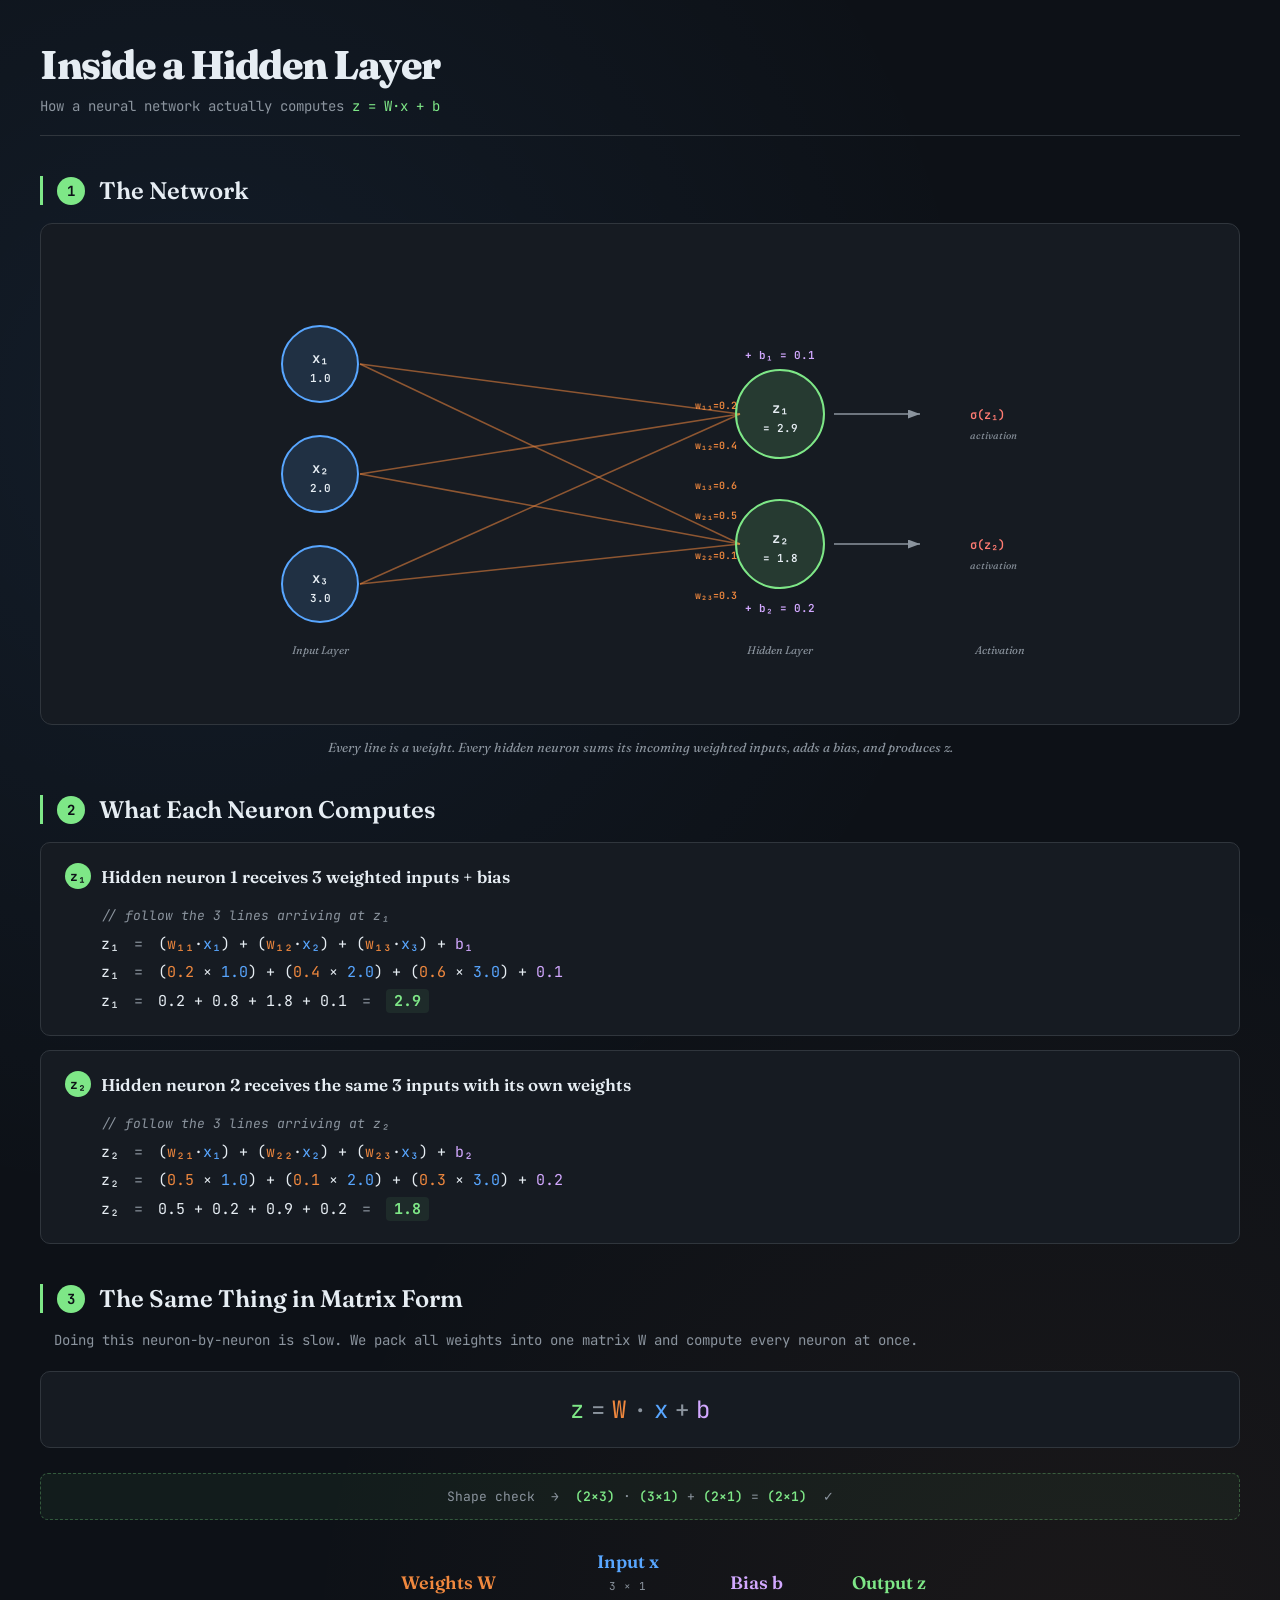
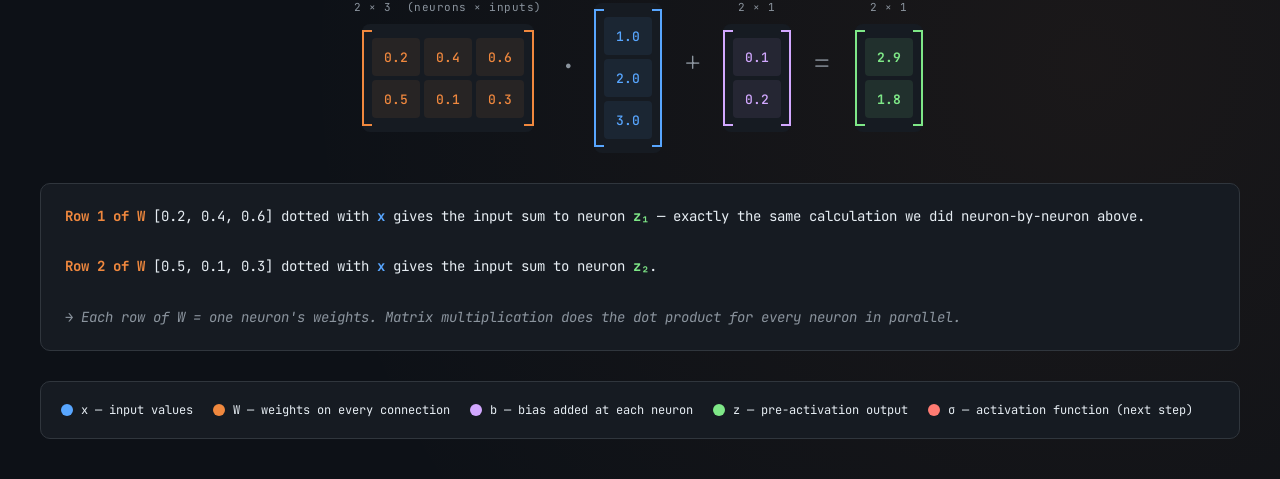
<file: math-for-dl/2.3_matrix_operations/2.3.+hidden_layer_computation.html>
<!DOCTYPE html>
<html lang="en">
<head>
<meta charset="UTF-8">
<title>Neural Network Hidden Layer Computation</title>
<link href="https://fonts.googleapis.com/css2?family=JetBrains+Mono:wght@400;500;700&family=Fraunces:opsz,wght@9..144,400;9..144,600;9..144,800&display=swap" rel="stylesheet">
<style>
  :root {
    --bg: #0d1117;
    --panel: #161b22;
    --ink: #e6edf3;
    --muted: #8b949e;
    --x-color: #58a6ff;
    --w-color: #f0883e;
    --b-color: #d2a8ff;
    --z-color: #7ee787;
    --a-color: #ff7b72;
    --line: #30363d;
  }
  * { box-sizing: border-box; margin: 0; padding: 0; }
  body {
    background: var(--bg);
    color: var(--ink);
    font-family: 'JetBrains Mono', monospace;
    padding: 40px 30px;
    min-height: 100vh;
    background-image:
      radial-gradient(circle at 15% 20%, rgba(88,166,255,0.08), transparent 40%),
      radial-gradient(circle at 85% 80%, rgba(240,136,62,0.06), transparent 40%);
  }
  .container { max-width: 1200px; margin: 0 auto; }

  h1 {
    font-family: 'Fraunces', serif;
    font-weight: 800;
    font-size: 40px;
    letter-spacing: -1.5px;
    margin-bottom: 8px;
  }
  .subtitle {
    color: var(--muted);
    font-size: 14px;
    margin-bottom: 40px;
    border-bottom: 1px solid var(--line);
    padding-bottom: 20px;
  }
  .subtitle span { color: var(--z-color); }

  /* Section headers */
  .section-title {
    font-family: 'Fraunces', serif;
    font-size: 24px;
    font-weight: 600;
    margin: 40px 0 18px;
    padding-left: 14px;
    border-left: 3px solid var(--z-color);
    display: flex;
    align-items: center;
    gap: 14px;
  }
  .section-num {
    background: var(--z-color);
    color: var(--bg);
    width: 28px;
    height: 28px;
    border-radius: 50%;
    display: flex;
    align-items: center;
    justify-content: center;
    font-weight: 700;
    font-size: 14px;
    font-family: 'JetBrains Mono', monospace;
  }

  /* ===== NEURAL NETWORK DIAGRAM ===== */
  .network-card {
    background: var(--panel);
    border: 1px solid var(--line);
    border-radius: 12px;
    padding: 30px;
    position: relative;
  }
  .nn-svg {
    width: 100%;
    height: 440px;
    display: block;
  }
  .layer-labels {
    display: flex;
    justify-content: space-around;
    margin-top: 14px;
    color: var(--muted);
    font-size: 12px;
    font-family: 'Fraunces', serif;
    font-style: italic;
  }

  /* ===== FORMULA BAR ===== */
  .formula-bar {
    background: var(--panel);
    border: 1px solid var(--line);
    border-radius: 10px;
    padding: 22px;
    text-align: center;
    font-size: 24px;
    margin-bottom: 25px;
    letter-spacing: 1px;
  }
  .formula-bar .x { color: var(--x-color); }
  .formula-bar .w { color: var(--w-color); }
  .formula-bar .b { color: var(--b-color); }
  .formula-bar .z { color: var(--z-color); }
  .formula-bar .op { color: var(--muted); margin: 0 6px; }

  .shape-check {
    background: rgba(126,231,135,0.05);
    border: 1px dashed rgba(126,231,135,0.3);
    border-radius: 8px;
    padding: 14px 18px;
    margin-bottom: 30px;
    text-align: center;
    font-size: 13px;
    color: var(--muted);
  }
  .shape-check b { color: var(--z-color); font-weight: 600; }

  /* ===== MATRICES ===== */
  .computation {
    display: flex;
    align-items: center;
    justify-content: center;
    gap: 18px;
    flex-wrap: wrap;
    margin-bottom: 30px;
  }
  .matrix-block { text-align: center; }
  .matrix-label {
    font-family: 'Fraunces', serif;
    font-size: 18px;
    font-weight: 600;
    margin-bottom: 6px;
  }
  .matrix-dims {
    color: var(--muted);
    font-size: 11px;
    margin-bottom: 10px;
    letter-spacing: 0.5px;
  }
  .matrix {
    display: inline-grid;
    gap: 4px;
    padding: 14px 10px;
    border-radius: 8px;
    background: var(--panel);
    position: relative;
  }
  .matrix::before, .matrix::after {
    content: '';
    position: absolute;
    top: 6px; bottom: 6px;
    width: 8px;
    border-style: solid;
  }
  .matrix::before { left: 0; border-width: 2px 0 2px 2px; }
  .matrix::after { right: 0; border-width: 2px 2px 2px 0; }

  .cell {
    width: 48px;
    height: 38px;
    display: flex;
    align-items: center;
    justify-content: center;
    font-size: 13px;
    font-weight: 500;
    border-radius: 4px;
    background: rgba(255,255,255,0.03);
  }

  .x-mat::before, .x-mat::after { border-color: var(--x-color); }
  .x-mat .cell { color: var(--x-color); background: rgba(88,166,255,0.08); }

  .w-mat::before, .w-mat::after { border-color: var(--w-color); }
  .w-mat .cell { color: var(--w-color); background: rgba(240,136,62,0.08); }

  .b-mat::before, .b-mat::after { border-color: var(--b-color); }
  .b-mat .cell { color: var(--b-color); background: rgba(210,168,255,0.08); }

  .z-mat::before, .z-mat::after { border-color: var(--z-color); }
  .z-mat .cell { color: var(--z-color); background: rgba(126,231,135,0.10); font-weight: 700; }

  .operator {
    font-size: 32px;
    color: var(--muted);
    font-family: 'Fraunces', serif;
    padding: 0 4px;
    margin-top: 22px;
  }

  /* ===== STEP CARDS ===== */
  .step-card {
    background: var(--panel);
    border: 1px solid var(--line);
    border-radius: 10px;
    padding: 20px 24px;
    margin-bottom: 14px;
  }
  .step-header {
    display: flex;
    align-items: center;
    gap: 10px;
    margin-bottom: 12px;
  }
  .step-num {
    width: 26px;
    height: 26px;
    border-radius: 50%;
    display: flex;
    align-items: center;
    justify-content: center;
    font-weight: 700;
    font-size: 13px;
    color: var(--bg);
  }
  .step-num.h1 { background: var(--z-color); }
  .step-num.h2 { background: var(--a-color); }
  .step-name {
    font-family: 'Fraunces', serif;
    font-size: 17px;
    font-weight: 600;
  }
  .step-calc {
    font-size: 15px;
    line-height: 1.9;
    color: var(--ink);
    padding-left: 36px;
  }
  .step-calc .x { color: var(--x-color); }
  .step-calc .w { color: var(--w-color); }
  .step-calc .b { color: var(--b-color); }
  .step-calc .eq { color: var(--muted); margin: 0 6px; }
  .step-calc .note { color: var(--muted); font-style: italic; font-size: 13px; }
  .step-calc .result {
    color: var(--z-color);
    font-weight: 700;
    background: rgba(126,231,135,0.08);
    padding: 2px 8px;
    border-radius: 4px;
  }

  /* ===== LEGEND ===== */
  .legend {
    display: flex;
    flex-wrap: wrap;
    gap: 20px;
    margin-top: 30px;
    padding: 20px;
    background: var(--panel);
    border-radius: 10px;
    border: 1px solid var(--line);
  }
  .legend-item {
    display: flex;
    align-items: center;
    gap: 8px;
    font-size: 12px;
  }
  .legend-dot {
    width: 12px; height: 12px;
    border-radius: 50%;
  }

  /* ===== SVG STYLES ===== */
  .neuron-x { fill: rgba(88,166,255,0.15); stroke: var(--x-color); stroke-width: 2; }
  .neuron-h { fill: rgba(126,231,135,0.15); stroke: var(--z-color); stroke-width: 2; }
  .neuron-text { fill: var(--ink); font-family: 'JetBrains Mono', monospace; font-size: 14px; font-weight: 600; text-anchor: middle; dominant-baseline: middle; }
  .neuron-label { fill: var(--muted); font-family: 'Fraunces', serif; font-size: 11px; font-style: italic; text-anchor: middle; }
  .weight-line { stroke: var(--w-color); stroke-width: 1.5; opacity: 0.55; fill: none; }
  .weight-line.highlight { stroke-width: 2.5; opacity: 1; }
  .weight-label { fill: var(--w-color); font-family: 'JetBrains Mono', monospace; font-size: 10px; font-weight: 600; }
  .bias-label { fill: var(--b-color); font-family: 'JetBrains Mono', monospace; font-size: 11px; font-weight: 600; text-anchor: middle; }
</style>
</head>
<body>
<div class="container">

  <h1>Inside a Hidden Layer</h1>
  <p class="subtitle">How a neural network actually computes <span>z = W·x + b</span></p>

  <!-- ============================================ -->
  <!-- STEP 1: THE NEURAL NETWORK -->
  <!-- ============================================ -->
  <div class="section-title">
    <div class="section-num">1</div>
    The Network
  </div>

  <div class="network-card">
    <svg class="nn-svg" viewBox="0 0 1000 440" preserveAspectRatio="xMidYMid meet">

      <!-- WEIGHT LINES (drawn first so neurons sit on top) -->
      <!-- From x1 (180, 110) -->
      <line class="weight-line" x1="220" y1="110" x2="600" y2="160" />
      <line class="weight-line" x1="220" y1="110" x2="600" y2="290" />
      <!-- From x2 (180, 220) -->
      <line class="weight-line" x1="220" y1="220" x2="600" y2="160" />
      <line class="weight-line" x1="220" y1="220" x2="600" y2="290" />
      <!-- From x3 (180, 330) -->
      <line class="weight-line" x1="220" y1="330" x2="600" y2="160" />
      <line class="weight-line" x1="220" y1="330" x2="600" y2="290" />

      <!-- Weight labels (near hidden layer side) -->
      <text class="weight-label" x="555" y="155">w₁₁=0.2</text>
      <text class="weight-label" x="555" y="195">w₁₂=0.4</text>
      <text class="weight-label" x="555" y="235">w₁₃=0.6</text>

      <text class="weight-label" x="555" y="265">w₂₁=0.5</text>
      <text class="weight-label" x="555" y="305">w₂₂=0.1</text>
      <text class="weight-label" x="555" y="345">w₂₃=0.3</text>

      <!-- INPUT NEURONS -->
      <circle class="neuron-x" cx="180" cy="110" r="38" />
      <text class="neuron-text" x="180" y="105" fill="#58a6ff">x₁</text>
      <text class="neuron-text" x="180" y="125" style="font-size:11px;" fill="#58a6ff">1.0</text>

      <circle class="neuron-x" cx="180" cy="220" r="38" />
      <text class="neuron-text" x="180" y="215" fill="#58a6ff">x₂</text>
      <text class="neuron-text" x="180" y="235" style="font-size:11px;" fill="#58a6ff">2.0</text>

      <circle class="neuron-x" cx="180" cy="330" r="38" />
      <text class="neuron-text" x="180" y="325" fill="#58a6ff">x₃</text>
      <text class="neuron-text" x="180" y="345" style="font-size:11px;" fill="#58a6ff">3.0</text>

      <!-- HIDDEN NEURONS -->
      <circle class="neuron-h" cx="640" cy="160" r="44" />
      <text class="neuron-text" x="640" y="155" fill="#7ee787">z₁</text>
      <text class="neuron-text" x="640" y="175" style="font-size:11px;" fill="#7ee787">= 2.9</text>

      <circle class="neuron-h" cx="640" cy="290" r="44" />
      <text class="neuron-text" x="640" y="285" fill="#7ee787">z₂</text>
      <text class="neuron-text" x="640" y="305" style="font-size:11px;" fill="#7ee787">= 1.8</text>

      <!-- BIAS labels near hidden neurons -->
      <text class="bias-label" x="640" y="105">+ b₁ = 0.1</text>
      <text class="bias-label" x="640" y="358">+ b₂ = 0.2</text>

      <!-- Arrows pointing to next stage -->
      <line x1="694" y1="160" x2="780" y2="160" stroke="#8b949e" stroke-width="1.5" marker-end="url(#arrowhead)" />
      <line x1="694" y1="290" x2="780" y2="290" stroke="#8b949e" stroke-width="1.5" marker-end="url(#arrowhead)" />
      <text x="830" y="165" fill="#ff7b72" font-family="JetBrains Mono" font-size="12" font-weight="600">σ(z₁)</text>
      <text x="830" y="295" fill="#ff7b72" font-family="JetBrains Mono" font-size="12" font-weight="600">σ(z₂)</text>
      <text x="830" y="185" fill="#8b949e" font-family="Fraunces" font-size="10" font-style="italic">activation</text>
      <text x="830" y="315" fill="#8b949e" font-family="Fraunces" font-size="10" font-style="italic">activation</text>

      <defs>
        <marker id="arrowhead" markerWidth="10" markerHeight="10" refX="8" refY="3" orient="auto">
          <polygon points="0 0, 8 3, 0 6" fill="#8b949e" />
        </marker>
      </defs>

      <!-- Layer labels -->
      <text class="neuron-label" x="180" y="400">Input Layer</text>
      <text class="neuron-label" x="640" y="400">Hidden Layer</text>
      <text class="neuron-label" x="860" y="400">Activation</text>

    </svg>
  </div>

  <p style="color: var(--muted); font-size: 13px; margin-top: 14px; text-align: center; font-style: italic; font-family: 'Fraunces', serif;">
    Every line is a weight. Every hidden neuron sums its incoming weighted inputs, adds a bias, and produces z.
  </p>

  <!-- ============================================ -->
  <!-- STEP 2: PER-NEURON CALCULATION -->
  <!-- ============================================ -->
  <div class="section-title">
    <div class="section-num">2</div>
    What Each Neuron Computes
  </div>

  <div class="step-card">
    <div class="step-header">
      <div class="step-num h1">z₁</div>
      <div class="step-name">Hidden neuron 1 receives 3 weighted inputs + bias</div>
    </div>
    <div class="step-calc">
      <span class="note">// follow the 3 lines arriving at z₁</span><br>
      z₁ <span class="eq">=</span> (<span class="w">w₁₁</span>·<span class="x">x₁</span>) + (<span class="w">w₁₂</span>·<span class="x">x₂</span>) + (<span class="w">w₁₃</span>·<span class="x">x₃</span>) + <span class="b">b₁</span><br>
      z₁ <span class="eq">=</span> (<span class="w">0.2</span> × <span class="x">1.0</span>) + (<span class="w">0.4</span> × <span class="x">2.0</span>) + (<span class="w">0.6</span> × <span class="x">3.0</span>) + <span class="b">0.1</span><br>
      z₁ <span class="eq">=</span> 0.2 + 0.8 + 1.8 + 0.1 <span class="eq">=</span> <span class="result">2.9</span>
    </div>
  </div>

  <div class="step-card">
    <div class="step-header">
      <div class="step-num h1">z₂</div>
      <div class="step-name">Hidden neuron 2 receives the same 3 inputs with its own weights</div>
    </div>
    <div class="step-calc">
      <span class="note">// follow the 3 lines arriving at z₂</span><br>
      z₂ <span class="eq">=</span> (<span class="w">w₂₁</span>·<span class="x">x₁</span>) + (<span class="w">w₂₂</span>·<span class="x">x₂</span>) + (<span class="w">w₂₃</span>·<span class="x">x₃</span>) + <span class="b">b₂</span><br>
      z₂ <span class="eq">=</span> (<span class="w">0.5</span> × <span class="x">1.0</span>) + (<span class="w">0.1</span> × <span class="x">2.0</span>) + (<span class="w">0.3</span> × <span class="x">3.0</span>) + <span class="b">0.2</span><br>
      z₂ <span class="eq">=</span> 0.5 + 0.2 + 0.9 + 0.2 <span class="eq">=</span> <span class="result">1.8</span>
    </div>
  </div>

  <!-- ============================================ -->
  <!-- STEP 3: MATRIX FORM -->
  <!-- ============================================ -->
  <div class="section-title">
    <div class="section-num">3</div>
    The Same Thing in Matrix Form
  </div>

  <p style="color: var(--muted); font-size: 14px; margin-bottom: 22px; padding-left: 14px;">
    Doing this neuron-by-neuron is slow. We pack all weights into one matrix W and compute every neuron at once.
  </p>

  <div class="formula-bar">
    <span class="z">z</span><span class="op">=</span><span class="w">W</span><span class="op">·</span><span class="x">x</span><span class="op">+</span><span class="b">b</span>
  </div>

  <div class="shape-check">
    Shape check &nbsp;→&nbsp; <b>(2×3)</b> · <b>(3×1)</b> + <b>(2×1)</b> = <b>(2×1)</b> &nbsp;✓
  </div>

  <div class="computation">
    <!-- W (2x3) -->
    <div class="matrix-block">
      <div class="matrix-label" style="color: var(--w-color);">Weights W</div>
      <div class="matrix-dims">2 × 3 &nbsp;(neurons × inputs)</div>
      <div class="matrix w-mat" style="grid-template-columns: repeat(3, 1fr);">
        <div class="cell">0.2</div>
        <div class="cell">0.4</div>
        <div class="cell">0.6</div>
        <div class="cell">0.5</div>
        <div class="cell">0.1</div>
        <div class="cell">0.3</div>
      </div>
    </div>

    <div class="operator">·</div>

    <!-- x (3x1) -->
    <div class="matrix-block">
      <div class="matrix-label" style="color: var(--x-color);">Input x</div>
      <div class="matrix-dims">3 × 1</div>
      <div class="matrix x-mat" style="grid-template-columns: 1fr;">
        <div class="cell">1.0</div>
        <div class="cell">2.0</div>
        <div class="cell">3.0</div>
      </div>
    </div>

    <div class="operator">+</div>

    <!-- b (2x1) -->
    <div class="matrix-block">
      <div class="matrix-label" style="color: var(--b-color);">Bias b</div>
      <div class="matrix-dims">2 × 1</div>
      <div class="matrix b-mat" style="grid-template-columns: 1fr;">
        <div class="cell">0.1</div>
        <div class="cell">0.2</div>
      </div>
    </div>

    <div class="operator">=</div>

    <!-- z (2x1) -->
    <div class="matrix-block">
      <div class="matrix-label" style="color: var(--z-color);">Output z</div>
      <div class="matrix-dims">2 × 1</div>
      <div class="matrix z-mat" style="grid-template-columns: 1fr;">
        <div class="cell">2.9</div>
        <div class="cell">1.8</div>
      </div>
    </div>
  </div>

  <p style="color: var(--ink); font-size: 14px; line-height: 1.8; background: var(--panel); border: 1px solid var(--line); border-radius: 10px; padding: 20px 24px;">
    <span style="color: var(--w-color); font-weight: 700;">Row 1 of W</span> [0.2, 0.4, 0.6] dotted with <span style="color: var(--x-color); font-weight: 700;">x</span> gives the input sum to neuron <span style="color: var(--z-color); font-weight: 700;">z₁</span> — exactly the same calculation we did neuron-by-neuron above.
    <br><br>
    <span style="color: var(--w-color); font-weight: 700;">Row 2 of W</span> [0.5, 0.1, 0.3] dotted with <span style="color: var(--x-color); font-weight: 700;">x</span> gives the input sum to neuron <span style="color: var(--z-color); font-weight: 700;">z₂</span>.
    <br><br>
    <span style="color: var(--muted); font-style: italic;">→ Each row of W = one neuron's weights. Matrix multiplication does the dot product for every neuron in parallel.</span>
  </p>

  <!-- ============================================ -->
  <!-- LEGEND -->
  <!-- ============================================ -->
  <div class="legend">
    <div class="legend-item">
      <div class="legend-dot" style="background: var(--x-color);"></div>
      <span>x — input values</span>
    </div>
    <div class="legend-item">
      <div class="legend-dot" style="background: var(--w-color);"></div>
      <span>W — weights on every connection</span>
    </div>
    <div class="legend-item">
      <div class="legend-dot" style="background: var(--b-color);"></div>
      <span>b — bias added at each neuron</span>
    </div>
    <div class="legend-item">
      <div class="legend-dot" style="background: var(--z-color);"></div>
      <span>z — pre-activation output</span>
    </div>
    <div class="legend-item">
      <div class="legend-dot" style="background: var(--a-color);"></div>
      <span>σ — activation function (next step)</span>
    </div>
  </div>

</div>
</body>
</html>
</file>
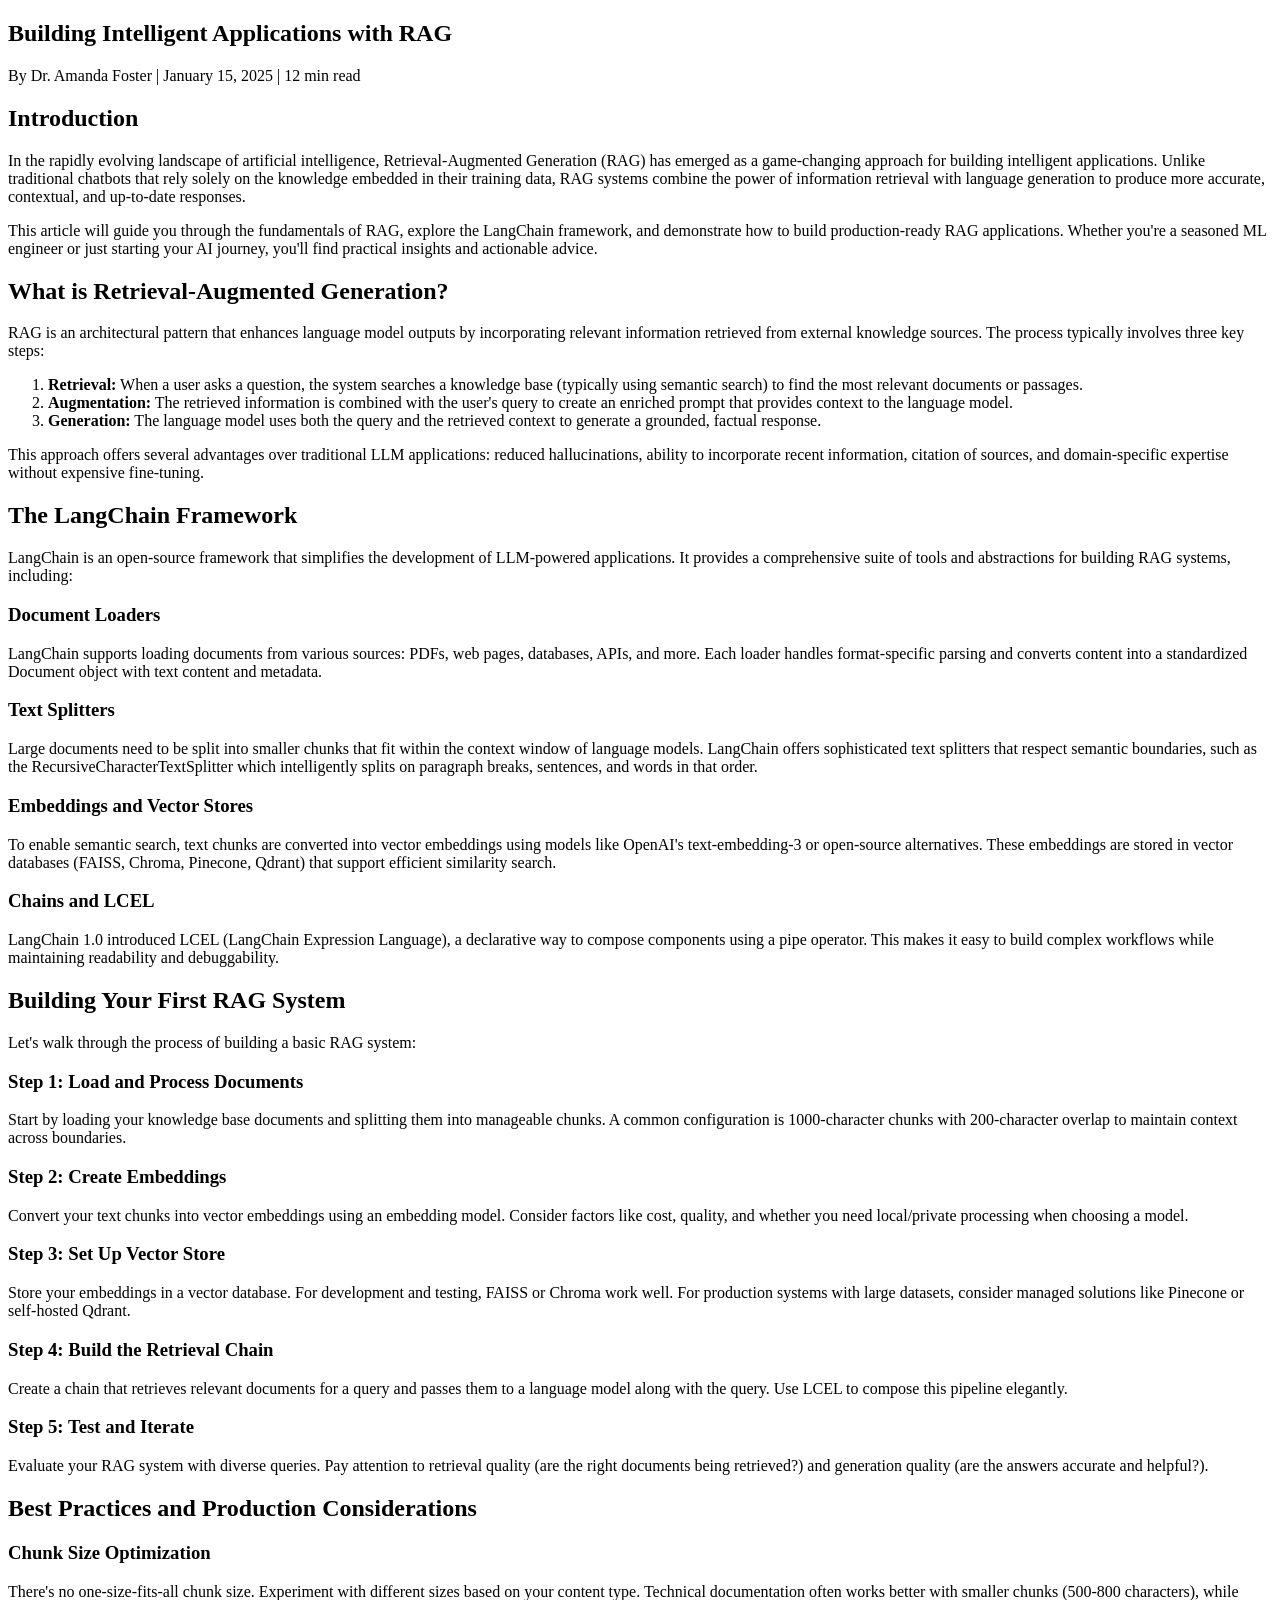
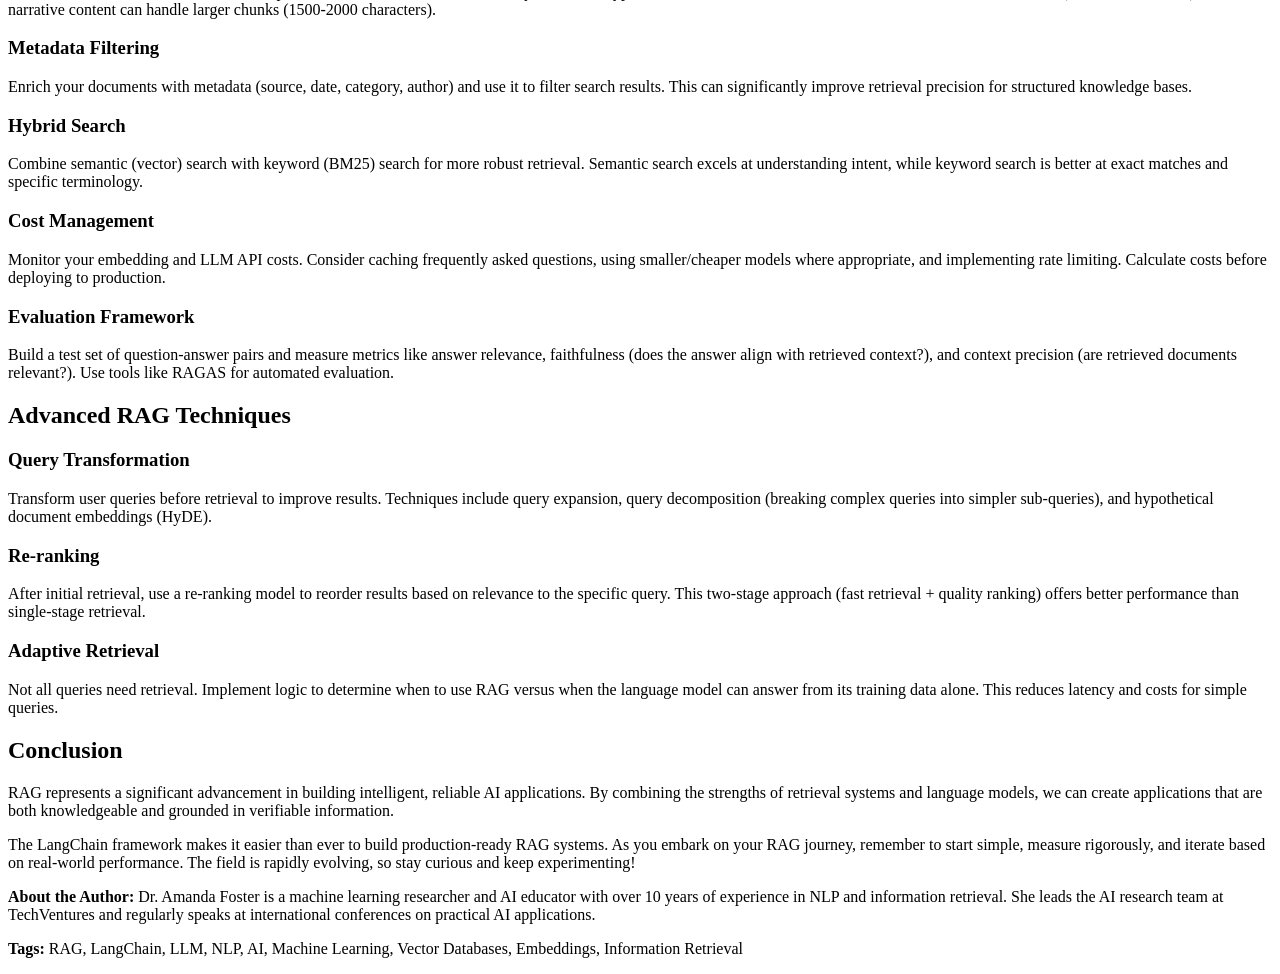
<file: genai/genai-langchain-tutorials-main/sample_data/blog_post.html>
<!DOCTYPE html>
<html lang="en">
<head>
    <meta charset="UTF-8">
    <meta name="viewport" content="width=device-width, initial-scale=1.0">
    <title>Building Intelligent Applications with RAG - AI Developer Blog</title>
    <meta name="description" content="Learn how to build intelligent applications using Retrieval-Augmented Generation (RAG) and LangChain framework">
    <meta name="author" content="Dr. Amanda Foster">
    <meta name="date" content="2025-01-15">
</head>
<body>
    <article>
        <header>
            <h1>Building Intelligent Applications with RAG</h1>
            <p class="meta">
                <span class="author">By Dr. Amanda Foster</span> |
                <span class="date">January 15, 2025</span> |
                <span class="reading-time">12 min read</span>
            </p>
        </header>

        <section id="introduction">
            <h2>Introduction</h2>
            <p>
                In the rapidly evolving landscape of artificial intelligence, Retrieval-Augmented Generation (RAG) has emerged as a game-changing approach for building intelligent applications. Unlike traditional chatbots that rely solely on the knowledge embedded in their training data, RAG systems combine the power of information retrieval with language generation to produce more accurate, contextual, and up-to-date responses.
            </p>
            <p>
                This article will guide you through the fundamentals of RAG, explore the LangChain framework, and demonstrate how to build production-ready RAG applications. Whether you're a seasoned ML engineer or just starting your AI journey, you'll find practical insights and actionable advice.
            </p>
        </section>

        <section id="what-is-rag">
            <h2>What is Retrieval-Augmented Generation?</h2>
            <p>
                RAG is an architectural pattern that enhances language model outputs by incorporating relevant information retrieved from external knowledge sources. The process typically involves three key steps:
            </p>
            <ol>
                <li><strong>Retrieval:</strong> When a user asks a question, the system searches a knowledge base (typically using semantic search) to find the most relevant documents or passages.</li>
                <li><strong>Augmentation:</strong> The retrieved information is combined with the user's query to create an enriched prompt that provides context to the language model.</li>
                <li><strong>Generation:</strong> The language model uses both the query and the retrieved context to generate a grounded, factual response.</li>
            </ol>
            <p>
                This approach offers several advantages over traditional LLM applications: reduced hallucinations, ability to incorporate recent information, citation of sources, and domain-specific expertise without expensive fine-tuning.
            </p>
        </section>

        <section id="langchain-framework">
            <h2>The LangChain Framework</h2>
            <p>
                LangChain is an open-source framework that simplifies the development of LLM-powered applications. It provides a comprehensive suite of tools and abstractions for building RAG systems, including:
            </p>

            <h3>Document Loaders</h3>
            <p>
                LangChain supports loading documents from various sources: PDFs, web pages, databases, APIs, and more. Each loader handles format-specific parsing and converts content into a standardized Document object with text content and metadata.
            </p>

            <h3>Text Splitters</h3>
            <p>
                Large documents need to be split into smaller chunks that fit within the context window of language models. LangChain offers sophisticated text splitters that respect semantic boundaries, such as the RecursiveCharacterTextSplitter which intelligently splits on paragraph breaks, sentences, and words in that order.
            </p>

            <h3>Embeddings and Vector Stores</h3>
            <p>
                To enable semantic search, text chunks are converted into vector embeddings using models like OpenAI's text-embedding-3 or open-source alternatives. These embeddings are stored in vector databases (FAISS, Chroma, Pinecone, Qdrant) that support efficient similarity search.
            </p>

            <h3>Chains and LCEL</h3>
            <p>
                LangChain 1.0 introduced LCEL (LangChain Expression Language), a declarative way to compose components using a pipe operator. This makes it easy to build complex workflows while maintaining readability and debuggability.
            </p>
        </section>

        <section id="building-rag-system">
            <h2>Building Your First RAG System</h2>
            <p>
                Let's walk through the process of building a basic RAG system:
            </p>

            <h3>Step 1: Load and Process Documents</h3>
            <p>
                Start by loading your knowledge base documents and splitting them into manageable chunks. A common configuration is 1000-character chunks with 200-character overlap to maintain context across boundaries.
            </p>

            <h3>Step 2: Create Embeddings</h3>
            <p>
                Convert your text chunks into vector embeddings using an embedding model. Consider factors like cost, quality, and whether you need local/private processing when choosing a model.
            </p>

            <h3>Step 3: Set Up Vector Store</h3>
            <p>
                Store your embeddings in a vector database. For development and testing, FAISS or Chroma work well. For production systems with large datasets, consider managed solutions like Pinecone or self-hosted Qdrant.
            </p>

            <h3>Step 4: Build the Retrieval Chain</h3>
            <p>
                Create a chain that retrieves relevant documents for a query and passes them to a language model along with the query. Use LCEL to compose this pipeline elegantly.
            </p>

            <h3>Step 5: Test and Iterate</h3>
            <p>
                Evaluate your RAG system with diverse queries. Pay attention to retrieval quality (are the right documents being retrieved?) and generation quality (are the answers accurate and helpful?).
            </p>
        </section>

        <section id="best-practices">
            <h2>Best Practices and Production Considerations</h2>

            <h3>Chunk Size Optimization</h3>
            <p>
                There's no one-size-fits-all chunk size. Experiment with different sizes based on your content type. Technical documentation often works better with smaller chunks (500-800 characters), while narrative content can handle larger chunks (1500-2000 characters).
            </p>

            <h3>Metadata Filtering</h3>
            <p>
                Enrich your documents with metadata (source, date, category, author) and use it to filter search results. This can significantly improve retrieval precision for structured knowledge bases.
            </p>

            <h3>Hybrid Search</h3>
            <p>
                Combine semantic (vector) search with keyword (BM25) search for more robust retrieval. Semantic search excels at understanding intent, while keyword search is better at exact matches and specific terminology.
            </p>

            <h3>Cost Management</h3>
            <p>
                Monitor your embedding and LLM API costs. Consider caching frequently asked questions, using smaller/cheaper models where appropriate, and implementing rate limiting. Calculate costs before deploying to production.
            </p>

            <h3>Evaluation Framework</h3>
            <p>
                Build a test set of question-answer pairs and measure metrics like answer relevance, faithfulness (does the answer align with retrieved context?), and context precision (are retrieved documents relevant?). Use tools like RAGAS for automated evaluation.
            </p>
        </section>

        <section id="advanced-topics">
            <h2>Advanced RAG Techniques</h2>

            <h3>Query Transformation</h3>
            <p>
                Transform user queries before retrieval to improve results. Techniques include query expansion, query decomposition (breaking complex queries into simpler sub-queries), and hypothetical document embeddings (HyDE).
            </p>

            <h3>Re-ranking</h3>
            <p>
                After initial retrieval, use a re-ranking model to reorder results based on relevance to the specific query. This two-stage approach (fast retrieval + quality ranking) offers better performance than single-stage retrieval.
            </p>

            <h3>Adaptive Retrieval</h3>
            <p>
                Not all queries need retrieval. Implement logic to determine when to use RAG versus when the language model can answer from its training data alone. This reduces latency and costs for simple queries.
            </p>
        </section>

        <section id="conclusion">
            <h2>Conclusion</h2>
            <p>
                RAG represents a significant advancement in building intelligent, reliable AI applications. By combining the strengths of retrieval systems and language models, we can create applications that are both knowledgeable and grounded in verifiable information.
            </p>
            <p>
                The LangChain framework makes it easier than ever to build production-ready RAG systems. As you embark on your RAG journey, remember to start simple, measure rigorously, and iterate based on real-world performance. The field is rapidly evolving, so stay curious and keep experimenting!
            </p>
        </section>

        <footer>
            <p class="bio">
                <strong>About the Author:</strong> Dr. Amanda Foster is a machine learning researcher and AI educator with over 10 years of experience in NLP and information retrieval. She leads the AI research team at TechVentures and regularly speaks at international conferences on practical AI applications.
            </p>
            <p class="tags">
                <strong>Tags:</strong> RAG, LangChain, LLM, NLP, AI, Machine Learning, Vector Databases, Embeddings, Information Retrieval
            </p>
        </footer>
    </article>
</body>
</html>
</file>
